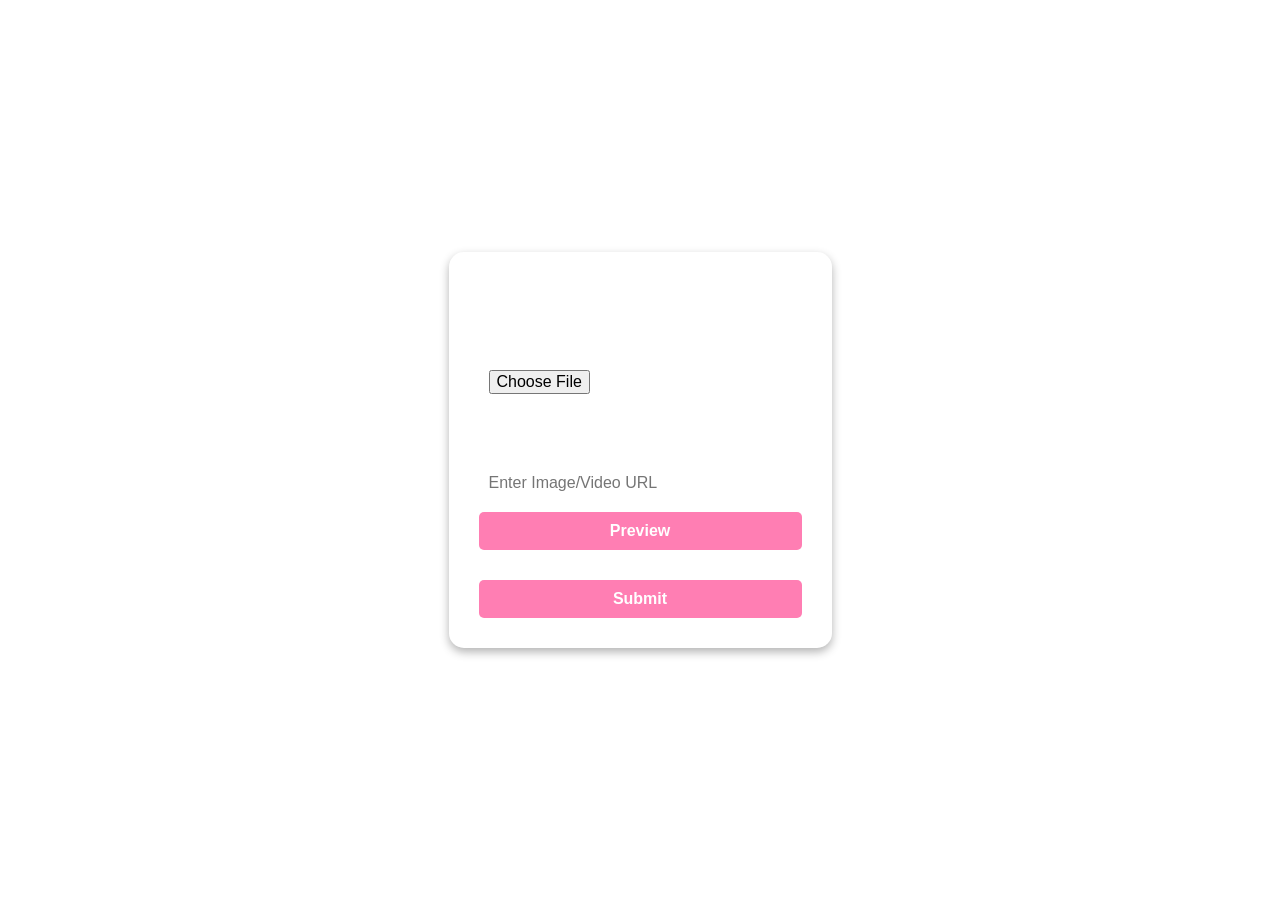
<file: Templates/index.html>
<!DOCTYPE html>
<html lang="en">
<head>
    
    <meta charset="UTF-8">
    <meta name="viewport" content="width=device-width, initial-scale=1.0">
    <title>Upload Image/Video</title>
    <style>
        
        body {
            margin: 0;
            height: 100vh;
            display: flex;
            align-items: center;
            justify-content: center;
            overflow: hidden;
            font-family: Arial, sans-serif;
            color: white;
        }

        
        .background {
            position: fixed;
            top: 0;
            left: 0;
            width: 100%;
            height: 100%;
            z-index: -1;
            background-size: cover;
            background-position: center;
            animation: slideBackground 15s infinite linear;
        }

        
        .upload-container {
            text-align: center;
            padding: 30px;
            border-radius: 15px;
            background: rgba(255, 255, 255, 0.2);
            box-shadow: 0 4px 10px rgba(0, 0, 0, 0.3);
            backdrop-filter: blur(10px);
            max-width: 400px;
        }

        
        input, button {
            width: 100%;
            padding: 10px;
            margin-top: 10px;
            border-radius: 5px;
            border: none;
            outline: none;
            font-size: 16px;
        }

        input {
            background: white;
        }

        
        button {
            background: #ff7eb3;
            color: white;
            cursor: pointer;
            font-weight: bold;
            transition: 0.3s;
        }

        button:hover {
            background: #ff4d8e;
        }

        
        .preview-container {
            margin-top: 20px;
            text-align: center;
        }

        img, video {
            max-width: 40%;
            max-height: 50%;
            border-radius: 10px;
            margin-top: 10px;
            box-shadow: 0 4px 10px rgba(0, 0, 0, 0.3);
        }

        
        @keyframes slideBackground {
            0% { background-image: url('/static/images/p1.avif'); }
            25% { background-image: url('/static/images/p2.avif'); }
            50% { background-image: url('/static/images/p3.avif'); }
            75% { background-image: url('/static/images/p4.avif'); }
            100% { background-image: url('/static/images/p5.avif'); }
        }
   </style>
</head>
<body>

<div class="background"></div>

<div class="upload-container">
    <h2>Upload or Enter URL</h2>
    <input type="file" id="fileInput" accept="image/*,video/*" onchange="previewFile()">
    <p>OR</p>
    <input type="text" id="urlInput" placeholder="Enter Image/Video URL">
    <button onclick="previewURL()">Preview</button>

    <div class="preview-container" id="previewSection"></div>
    
    <button onclick="sendToFlask()">Submit</button>
    <div id="resultSection"></div>
</div>

<script src="/static/js/script.js"></script>

</body>
</html>
</file>
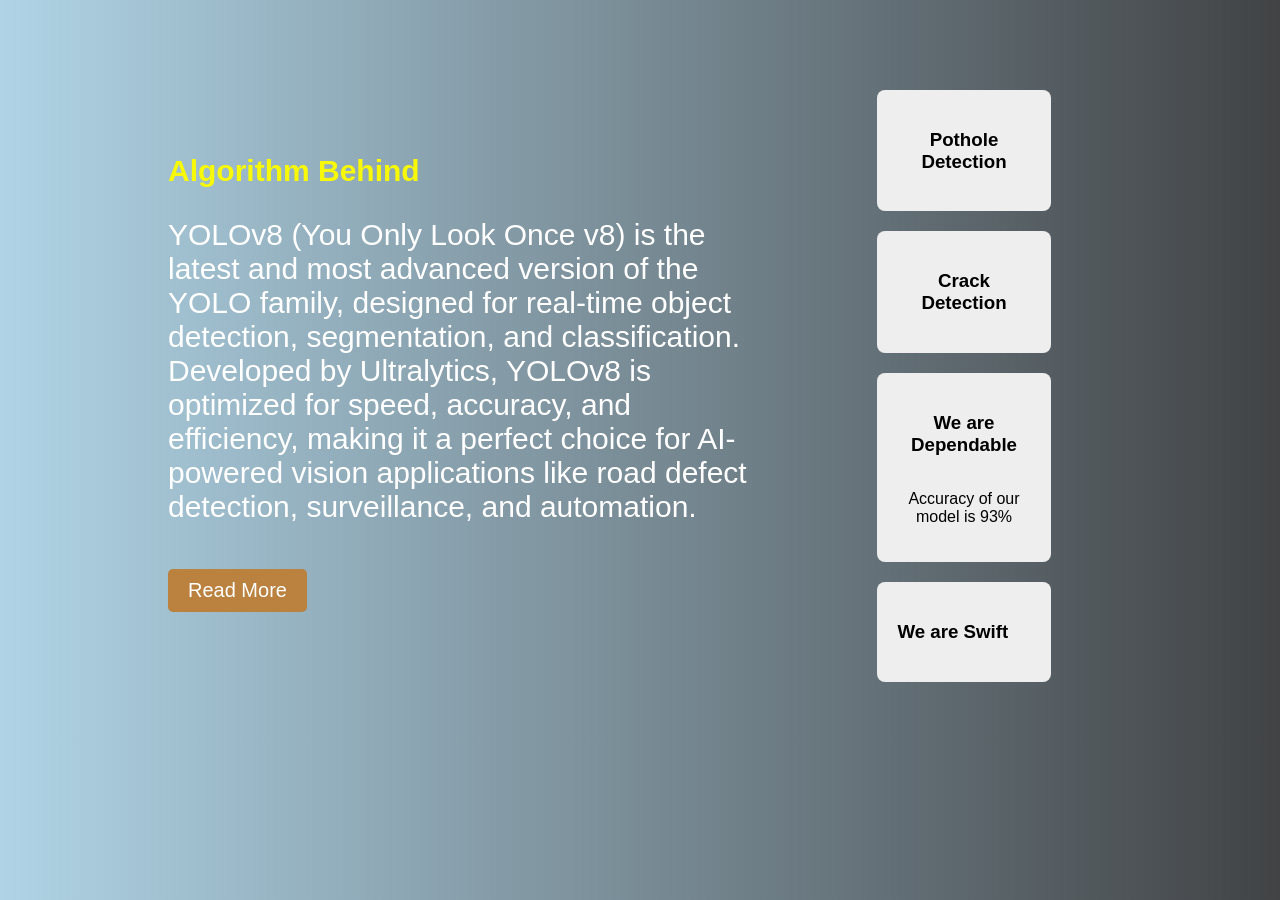
<file: Templates/about.html>
<!DOCTYPE html>
<html lang="en">
<head>
    <meta charset="UTF-8">
    <meta name="viewport" content="width=device-width, initial-scale=1.0">
    <title>About Us</title>
    <link rel="stylesheet" href="/static/css/style.css">
</head>
<body>
    <section id="about" class="section light-background">
        <div class="container">
            <div class="content">
                
                <h2>Algorithm Behind</h2>
                <p>YOLOv8 (You Only Look Once v8) is the latest and most advanced version of the YOLO family, designed for real-time object detection, segmentation, and classification. Developed by Ultralytics, YOLOv8 is optimized for speed, accuracy, and efficiency, making it a perfect choice for AI-powered vision applications like road defect detection, surveillance, and automation.</p>
                <a href="https://yolov8.com/" class="read-more">Read More</a>
            </div>
            <div class="features">
                <div class="feature-box">
                    <h3>Pothole Detection</h3>
                </div>
                <div class="feature-box">
                    <h3>Crack Detection</h3>
                </div>
                <div class="feature-box">
                    <h3>We are Dependable</h3>
                    <p>Accuracy of our model is 93%</p>
                </div>
                <div class="feature-box">
                    <h3>We are Swift</h3>
                </div>
            </div>
        </div>
    </section>
</body>
</html>
</file>
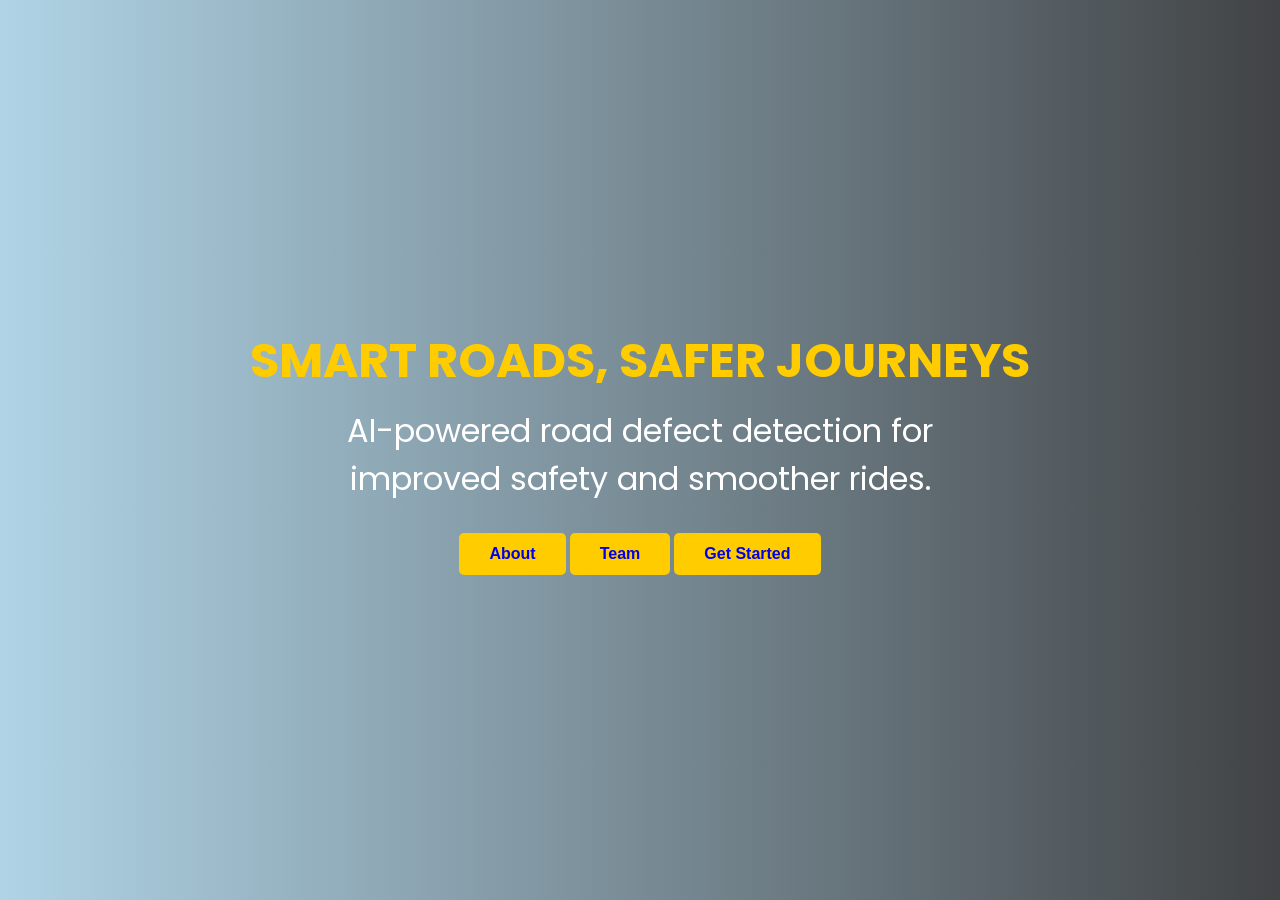
<file: Templates/intro.html>
<!DOCTYPE html>
<html lang="en">
<head>
  <meta charset="utf-8">
  <meta name="viewport" content="width=device-width, initial-scale=1.0">
  <title>ROAD DEFECT DETECTION SYSTEM</title>
  <link rel="icon" type="image/png" href="/static/images/LOGOROAD.jpg">
  <link href="https://fonts.googleapis.com/css2?family=Poppins:wght@300;400;600&display=swap" rel="stylesheet">
  <link rel="stylesheet" href="https://cdnjs.cloudflare.com/ajax/libs/font-awesome/6.0.0/css/all.min.css">
  <style>
    * {
      margin: 0;
      padding: 0;
      box-sizing: border-box;
    }
    body {
      font-family: 'Poppins', sans-serif;
      background: linear-gradient(to right, #1c84b859, #414345);
      color: #ffffff;
      text-align: center;
      overflow: hidden;
    }
    .intro-container {
      height: 100vh;
      display: flex;
      flex-direction: column;
      justify-content: center;
      align-items: center;
      text-align: center;
      position: relative;
    }
    .intro-container h1 {
      font-size: 3rem;
      font-weight: 700;
      color: #ffcc00;
      text-transform: uppercase;
      animation: fadeIn 1.5s ease-in-out;
    }
    .intro-container p {
      font-size: 2rem;
      margin-top: 10px;
      max-width: 600px;
      animation: fadeIn 2s ease-in-out;
    }
    .btn-start {
      margin-top: 30px;
      padding: 12px 30px;
      font-size: 1rem;
      font-weight: bold;
      color: #000;
      background: #ffcc00;
      border: none;
      border-radius: 5px;
      cursor: pointer;
      transition: all 0.3s ease-in-out;
      animation: fadeIn 2.5s ease-in-out;
      
    }
   
    .btn-start:hover {
      background: #ffaa00;
      transform: scale(1.1);
      
    }
    .road-animation {
      position: absolute;
      bottom: 0;
      width: 100%;
      height: 100px;
      background: url('https://i.imgur.com/3Z3KZL7.png') repeat-x;
      background-size: contain;
      animation: roadMove 5s linear infinite;
    }
    @keyframes fadeIn {
      from { opacity: 0; transform: translateY(-20px); }
      to { opacity: 1; transform: translateY(0); }
    }
    @keyframes roadMove {
      from { background-position: 0 0; }
      to { background-position: -100% 0; }
    }
  </style>
</head>
<body>
  <div class="intro-container">
    <h1>Smart Roads, Safer Journeys</h1>
    
    <p>AI-powered road defect detection for improved safety and smoother rides.</p>
    <nav>
      <button class="btn-start" ><a href="/about" style="text-decoration: none">About </a></button>
    <button class="btn-start" ><a href="/team"  style="text-decoration: none"> Team </a></button>
    <button class="btn-start" ><a href="/start"  style="text-decoration: none"> Get Started</a></button>
    </nav>
    

    <div class="road-animation"></div>
  </div>
</body>
</html>
</file>
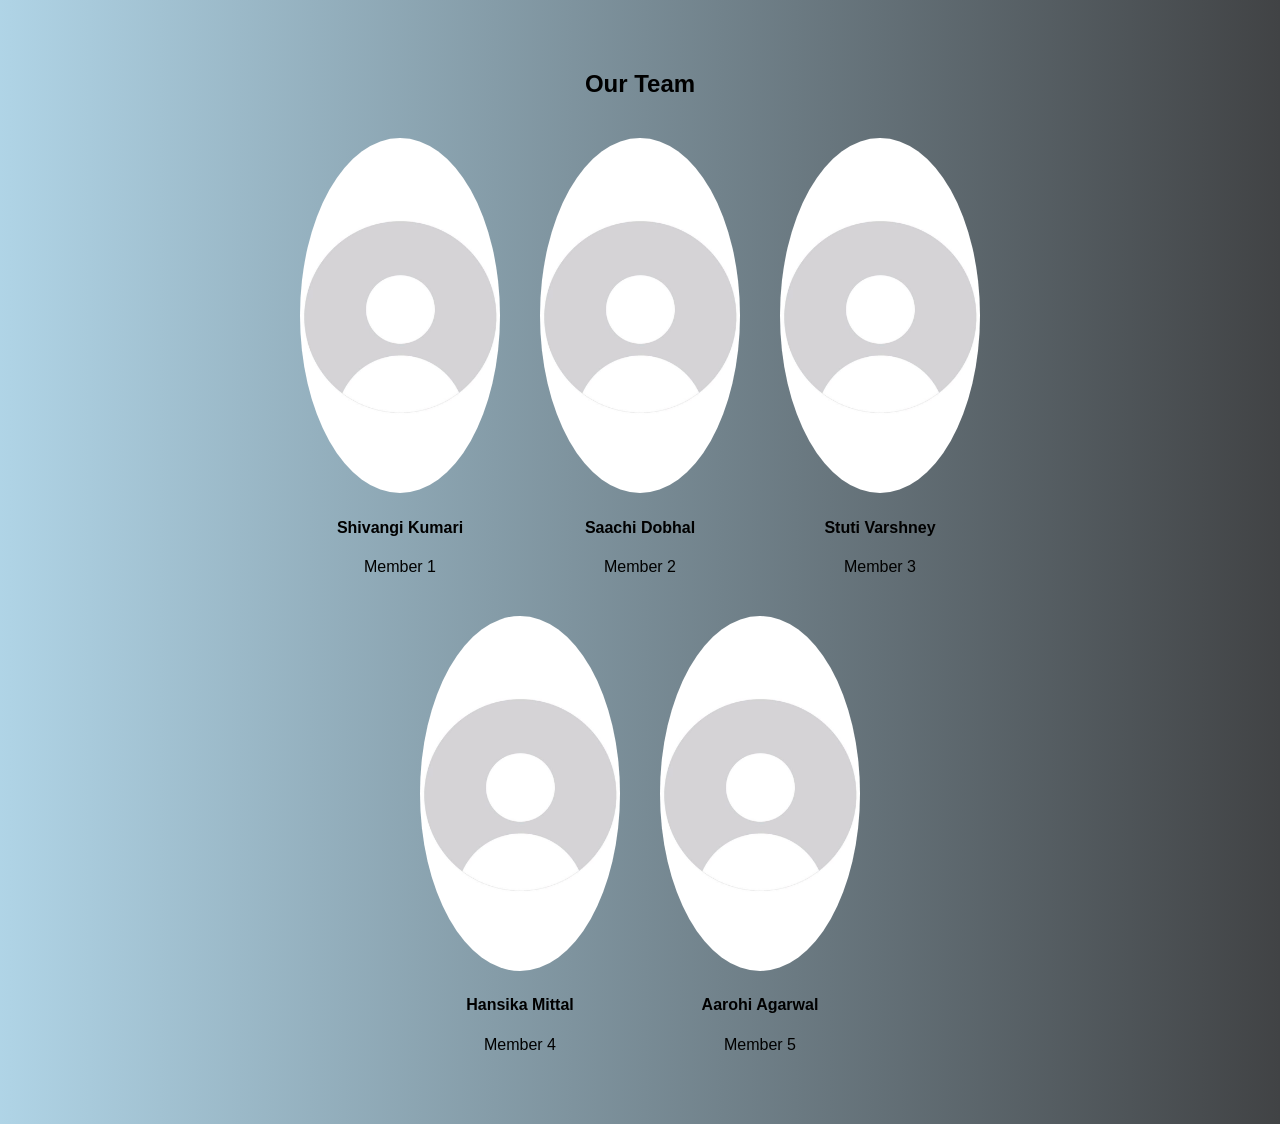
<file: Templates/team.html>
<!DOCTYPE html>
<html lang="en">
<head>
    <meta charset="UTF-8">
    <meta name="viewport" content="width=device-width, initial-scale=1.0">
    <title>Our Team</title>
    <link rel="stylesheet" href="/static/css/style.css">
</head>
<body>
    <section id="team" class="section light-background">
        <div class="container2">
            <h2>Our Team</h2>
            <div class="team-members">
                <div class="member">
                    <img src="/static/images/nodpp.jpeg" alt="Shivangi Kumari">
                    <h4>Shivangi Kumari</h4>
                    <span>Member 1</span>
                </div>
                <div class="member">
                    <img src="/static/images/nodpp.jpeg" alt="Saachi Dobhal">
                    <h4>Saachi Dobhal</h4>
                    <span>Member 2</span>
                </div>
                <div class="member">
                    <img src="/static/images/nodpp.jpeg" alt="Stuti Varshney">
                    <h4>Stuti Varshney</h4>
                    <span>Member 3</span>
                </div>
                <div class="member">
                    <img src="/static/images/nodpp.jpeg" alt="Hansika Mittal">
                    <h4>Hansika Mittal</h4>
                    <span>Member 4</span>
                </div>
                <div class="member">
                    <img src="/static/images/nodpp.jpeg" alt="Aarohi Agarwal">
                    <h4>Aarohi Agarwal</h4>
                    <span>Member 5</span>
                </div>
            </div>
        </div>
    </section>
</body>
</html>
</file>
<file: static/css/style.css>
body {
    font-family: Arial, sans-serif;
    margin: 0;
    padding: 0;
    background: linear-gradient(to right, #1c84b859, #414345);
}

.section {
    padding: 50px;
    text-align: center;
}

.light-background {
    background-color: linear-gradient(to left, #1c84b859, #414345);
}

.container {
    width: 80%;
    margin: auto;
    display: flex;
    flex-direction: row;
    gap:3rem;
}
.container2{
    width: 80%;
    margin: auto;
}

.content {
    text-align: left;
    max-width: 600px;
    margin: auto;
    text-decoration: solid;
    font-size: 20px;
}
.content p{
    font-size: 30px;
    color:white;
}
.content h2{
    
color:rgb(248, 248, 9);
}

 .features h3, h2 {
    color:black;
}

.read-more {
    display: inline-block;
    margin-top: 15px;
    padding: 10px 20px;
    background: #bb813e;
    color: white;
    text-decoration: none;
    border-radius: 5px;
}

.features {
    display: flex;
    justify-content: space-around;
    flex-wrap: wrap;
    margin-top: 30px;
}

.feature-box {
    display:flex;
    flex-direction: row;
    flex-wrap: wrap;
    width: 45%;
    background: #eee;
    padding: 20px;
    margin: 10px;
    border-radius: 8px;
}

.team-members {
    display: flex;
    flex-wrap: wrap;
    justify-content: center;
}

.member {
    width: 200px;
    margin: 20px;
    text-align: center;
}

.member img {
    width: 100%;
    border-radius: 50%;
}
</file>
